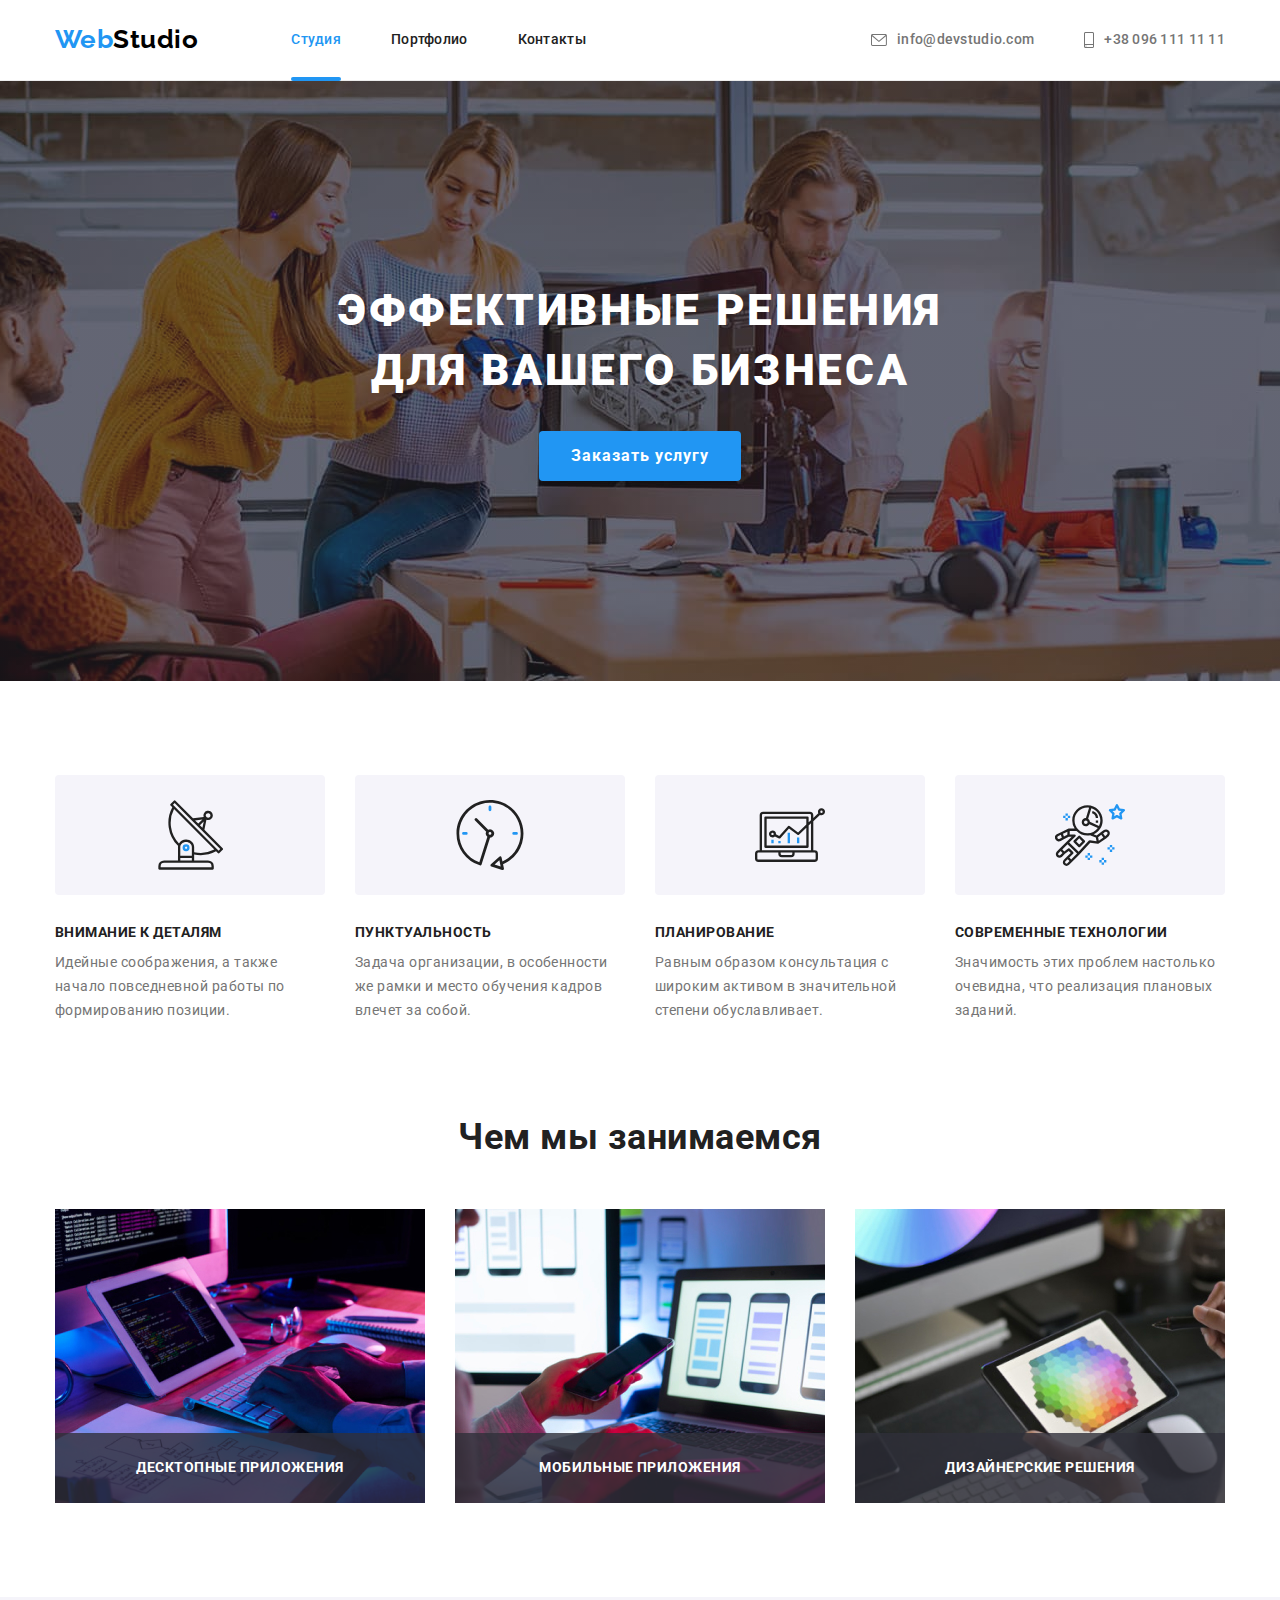
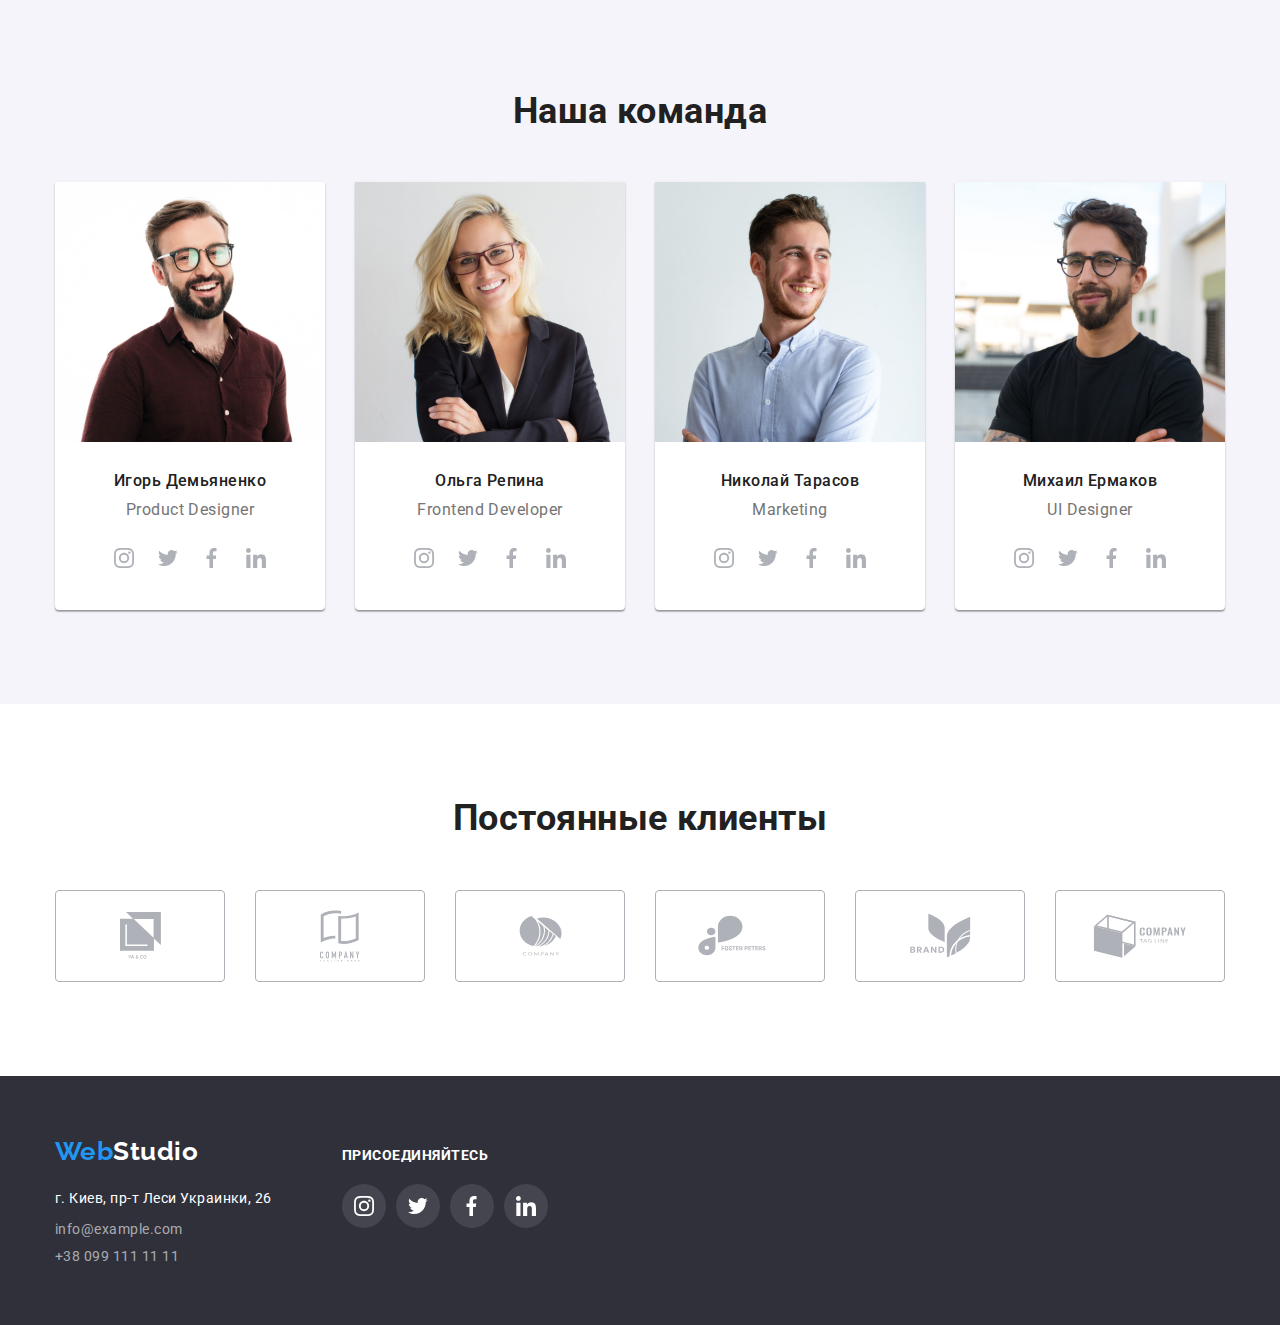
<file: index.html>
<!DOCTYPE html>
<html lang="ru">
  <head>
    <meta charset="UTF-8" />
    <meta http-equiv="X-UA-Compatible" content="IE=edge" />
    <meta name="viewport" content="width=device-width, initial-scale=1.0" />
    <title>Студия</title>
    <link rel="preconnect" href="https://fonts.googleapis.com" />
    <link rel="preconnect" href="https://fonts.gstatic.com" crossorigin />
    <link
      href="https://fonts.googleapis.com/css2?family=Raleway:wght@700&family=Roboto:wght@400;500;700;900&display=swap"
      rel="stylesheet"
    />
    <link
      rel="stylesheet"
      href="https://cdnjs.cloudflare.com/ajax/libs/modern-normalize/1.1.0/modern-normalize.min.css"
    />
    <link rel="stylesheet" href="./css/styles.css" />
  </head>

  <body>
    <header class="header">
      <div class="container main-nav">
        <nav class="header-nav">
          <a lang="en" href="https://goit.ua/" class="header-logo link"
            >Web<span class="header-studio">Studio</span></a
          >
          <ul class="header-list list">
            <li class="header-item">
              <a href="./index.html" class="header-link link current">Студия</a>
            </li>
            <li class="header-item">
              <a href="./portfolio.html" class="header-link link">Портфолио</a>
            </li>
            <li class="header-item"><a href="" class="header-link link">Контакты</a></li>
          </ul>
        </nav>

        <ul class="header-contacts-list list">
          <li class="header-contacts-item">
            <a href="mailto:info@devstudio.com" class="header-contacts-link link">
              <svg class="header-icons" width="16" height="12">
                <use href="./images/icons.svg#mail"></use>
              </svg>
              info@devstudio.com</a
            >
          </li>
          <li class="header-contacts-item">
            <a href="tel:+380961111111" class="header-contacts-link link">
              <svg class="header-icons" width="10" height="16">
                <use href="./images/icons.svg#smartphone"></use>
              </svg>
              +38 096 111 11 11</a
            >
          </li>
        </ul>
      </div>
    </header>

    <main>
      <section class="hero overlay">
        <div class="container">
          <h1 class="hero-title">Эффективные решения для вашего бизнеса</h1>
          <button data-modal-open type="button" class="hero-button">Заказать услугу</button>
        </div>
      </section>

      <section class="qualities section">
        <div class="container">
          <h2 class="visually-hidden">Особенности</h2>
          <ul class="qualities-list list">
            <li class="qualities-item">
              <div class="qualities-icons-bg">
                <svg width="65" height="70">
                  <use href="./images/icons.svg#antenna"></use>
                </svg>
              </div>
              <h3 class="qualities-title">Внимание к деталям</h3>
              <p class="qualities-description">
                Идейные соображения, а также начало повседневной работы по формированию позиции.
              </p>
            </li>
            <li class="qualities-item">
              <div class="qualities-icons-bg">
                <svg class="qualities-icons">
                  <use href="./images/icons.svg#clock"></use>
                </svg>
              </div>
              <h3 class="qualities-title">Пунктуальность</h3>
              <p class="qualities-description">
                Задача организации, в особенности же рамки и место обучения кадров влечет за собой.
              </p>
            </li>
            <li class="qualities-item">
              <div class="qualities-icons-bg">
                <svg class="qualities-icons">
                  <use href="./images/icons.svg#diagram"></use>
                </svg>
              </div>
              <h3 class="qualities-title">Планирование</h3>
              <p class="qualities-description">
                Равным образом консультация с широким активом в значительной степени обуславливает.
              </p>
            </li>
            <li class="qualities-item">
              <div class="qualities-icons-bg">
                <svg class="qualities-icons">
                  <use href="./images/icons.svg#astronaut"></use>
                </svg>
              </div>
              <h3 class="qualities-title">Современные технологии</h3>
              <p class="qualities-description">
                Значимость этих проблем настолько очевидна, что реализация плановых заданий.
              </p>
            </li>
          </ul>
        </div>
      </section>

      <section class="skills section">
        <div class="container">
          <h2 class="skills-title secondary-title">Чем мы занимаемся</h2>
          <ul class="skills-list list">
            <li class="skills-item">
              <img src="./images/box1.jpg" alt="Coding" width="370" />
              <p class="skills-description">Десктопные приложения</p>
            </li>
            <li class="skills-item">
              <img src="./images/box2.jpg" alt="Compatibility" width="370" />
              <p class="skills-description">Мобильные приложения</p>
            </li>
            <li class="skills-item">
              <img src="./images/box3.jpg" alt="Design" width="370" />
              <p class="skills-description">Дизайнерские решения</p>
            </li>
          </ul>
        </div>
      </section>

      <section class="team section">
        <div class="container">
          <h2 class="team-title secondary-title">Наша команда</h2>
          <ul class="team-list list">
            <li class="team-item">
              <img src="./images/team_member1.jpg" alt="Игорь Демьяненко" width="270" />
              <div class="team-member-card">
                <h3 class="team-member-title">Игорь Демьяненко</h3>
                <p lang="en" class="team-member-position">Product Designer</p>
                <ul class="team-member-socials-list list flex">
                <li class="team-member-socials-item">
                  <a class="link flex" href="">
                    <svg class="team-member-socials-icon">
                      <use href="./images/icons.svg#instagram"></use>
                    </svg>
                  </a>
                </li>
                <li class="team-member-socials-item">
                  <a class="link flex" href="">
                    <svg class="team-member-socials-icon">
                      <use href="./images/icons.svg#twitter">
                    </svg>
                  </a>
                </li>
                <li class="team-member-socials-item">
                  <a class="link flex" href="">
                    <svg class="team-member-socials-icon">
                      <use href="./images/icons.svg#facebook"></use>
                    </svg>
                  </a>
                </li>
                <li class="team-member-socials-item">
                  <a class="link flex" href="">
                    <svg class="team-member-socials-icon">
                      <use href="./images/icons.svg#linkedin"></use>
                    </svg>
                  </a>
                </li>
              </ul>
              </div>
            </li>
            <li class="team-item">
              <img src="./images/team_member2.jpg" alt="Ольга Репина" width="270" />
              <div class="team-member-card">
                <h3 class="team-member-title">Ольга Репина</h3>
                <p lang="en" class="team-member-position">Frontend Developer</p>
                <ul class="team-member-socials-list list flex">
                <li class="team-member-socials-item">
                  <a class="link flex" href="">
                    <svg class="team-member-socials-icon">
                      <use href="./images/icons.svg#instagram"></use>
                    </svg>
                  </a>
                </li>
                <li class="team-member-socials-item">
                  <a class="link flex" href="">
                    <svg class="team-member-socials-icon">
                      <use href="./images/icons.svg#twitter">
                    </svg>
                  </a>
                </li>
                <li class="team-member-socials-item">
                  <a class="link flex" href="">
                    <svg class="team-member-socials-icon">
                      <use href="./images/icons.svg#facebook"></use>
                    </svg>
                  </a>
                </li>
                <li class="team-member-socials-item">
                  <a class="link flex" href="">
                    <svg class="team-member-socials-icon">
                      <use href="./images/icons.svg#linkedin"></use>
                    </svg>
                  </a>
                </li>
              </ul>
              </div>
            </li>
            <li class="team-item">
              <img src="./images/team_member3.jpg" alt="Николай Тарасов" width="270" />
              <div class="team-member-card">
                <h3 class="team-member-title">Николай Тарасов</h3>
                <p lang="en" class="team-member-position">Marketing</p>
                <ul class="team-member-socials-list list flex">
                <li class="team-member-socials-item">
                  <a class="link flex" href="">
                    <svg class="team-member-socials-icon">
                      <use href="./images/icons.svg#instagram"></use>
                    </svg>
                  </a>
                </li>
                <li class="team-member-socials-item">
                  <a class="link flex" href="">
                    <svg class="team-member-socials-icon">
                      <use href="./images/icons.svg#twitter">
                    </svg>
                  </a>
                </li>
                <li class="team-member-socials-item">
                  <a class="link flex" href="">
                    <svg class="team-member-socials-icon">
                      <use href="./images/icons.svg#facebook"></use>
                    </svg>
                  </a>
                </li>
                <li class="team-member-socials-item">
                  <a class="link flex" href="">
                    <svg class="team-member-socials-icon">
                      <use href="./images/icons.svg#linkedin"></use>
                    </svg>
                  </a>
                </li>
              </ul>
              </div>
            </li>
            <li class="team-item">
              <img src="./images/team_member4.jpg" alt="Михаил Ермаков" width="270" />
              <div class="team-member-card">
                <h3 class="team-member-title">Михаил Ермаков</h3>
                <p lang="en" class="team-member-position">UI Designer</p>
                <ul class="team-member-socials-list list flex">
                <li class="team-member-socials-item">
                  <a class="link flex" href="">
                    <svg class="team-member-socials-icon">
                      <use href="./images/icons.svg#instagram"></use>
                    </svg>
                  </a>
                </li>
                <li class="team-member-socials-item">
                  <a class="link flex" href="">
                    <svg class="team-member-socials-icon">
                      <use href="./images/icons.svg#twitter">
                    </svg>
                  </a>
                </li>
                <li class="team-member-socials-item">
                  <a class="link flex" href="">
                    <svg class="team-member-socials-icon">
                      <use href="./images/icons.svg#facebook"></use>
                    </svg>
                  </a>
                </li>
                <li class="team-member-socials-item">
                  <a class="link flex" href="">
                    <svg class="team-member-socials-icon">
                      <use href="./images/icons.svg#linkedin"></use>
                    </svg>
                  </a>
                </li>
              </ul>
              </div>
            </li>
          </ul>
        </div>
      </section>

      <section class="clients section container">
        <h2 class="clients-title secondary-title">Постоянные клиенты</h2>
        <ul class="clients-list list flex">
          <li class="clients-list-item flex">
            <a class="link flex" href="">
              <svg class="clients-icon" width="41" height="47">
                <use href="./images/icons.svg#company1"></use>
              </svg>
            </a>
          </li>
          <li class="clients-list-item li">
            <a class="link flex" href="">
              <svg class="clients-icon" width="40" height="52">
                <use href="./images/icons.svg#company2"></use>
              </svg>
            </a>
          </li>
          <li class="clients-list-item">
            <a class="link flex" href="">
              <svg class="clients-icon" width="43" height="41">
                <use href="./images/icons.svg#company3"></use>
              </svg>
            </a>
          </li>
          <li class="clients-list-item">
            <a class="link flex" href="">
              <svg class="clients-icon" width="84" height="41">
                <use href="./images/icons.svg#company4"></use>
              </svg>
            </a>
          </li>
          <li class="clients-list-item">
            <a class="link flex" href="">
              <svg class="clients-icon" width="63" height="45">
                <use href="./images/icons.svg#company5"></use>
              </svg>
            </a>
          </li>
          <li class="clients-list-item">
            <a class="link flex" href="">
              <svg class="clients-icon" width="94" height="44">
                <use href="./images/icons.svg#company6"></use>
              </svg>
            </a>
          </li>
        </ul>
      </section>
    </main>

    <footer class="footer">
      <div class="container flex">
        <div class="footer-contacts">
          <a lang="en" href="https://goit.ua/" class="footer-logo link"
            >Web<span class="footer-studio">Studio</span>
          </a>
          <address>
            <ul class="footer-list list">
              <li class="footer-item">
                <a href="https://goo.gl/maps/9kLPgh8DZqMoMKWZ7" class="footer-street-link link"
                  >г. Киев, пр-т Леси Украинки, 26</a
                >
              </li>
              <li class="footer-item">
                <a href="mailto:info@example.com" class="footer-contacts-link link"
                  >info@example.com</a
                >
              </li>
              <li class="footer-item">
                <a href="tel:+380991111111" class="footer-contacts-link link">+38 099 111 11 11</a>
              </li>
            </ul>
          </address>
        </div>

        <div class="social-links">
          <h3 class="social-links-title">присоединяйтесь</h3>
          <ul class="social-links-list list flex">
            <li class="social-links-item">
              <a class="link flex" href="">
                <svg class="social-links-icon">
                  <use href="./images/icons.svg#instagram"></use>
                </svg>
              </a>
            </li>
            <li class="social-links-item">
              <a class="link flex" href="">
                <svg class="social-links-icon">
                  <use href="./images/icons.svg#twitter"></use>
                </svg>
              </a>
            </li>
            <li class="social-links-item">
              <a class="link flex" href="">
                <svg class="social-links-icon">
                  <use href="./images/icons.svg#facebook"></use>
                </svg>
              </a>
            </li>
            <li class="social-links-item">
              <a class="link flex" href="">
                <svg class="social-links-icon">
                  <use href="./images/icons.svg#linkedin"></use>
                </svg>
              </a>
            </li>
          </ul>
        </div>
      </div>
    </footer>
    <div class="backdrop is-hidden" data-modal>
      <div class="modal">
        <button data-modal-close type="button" class="modal-btn flex">
          <svg class="modal-icon flex" width="11" height="11">
            <use href="./images/icons.svg#close"></use>
          </svg>
        </button>
      </div>
    </div>
    <script src="./js/modal.js"></script>
  </body>
</html>
</file>
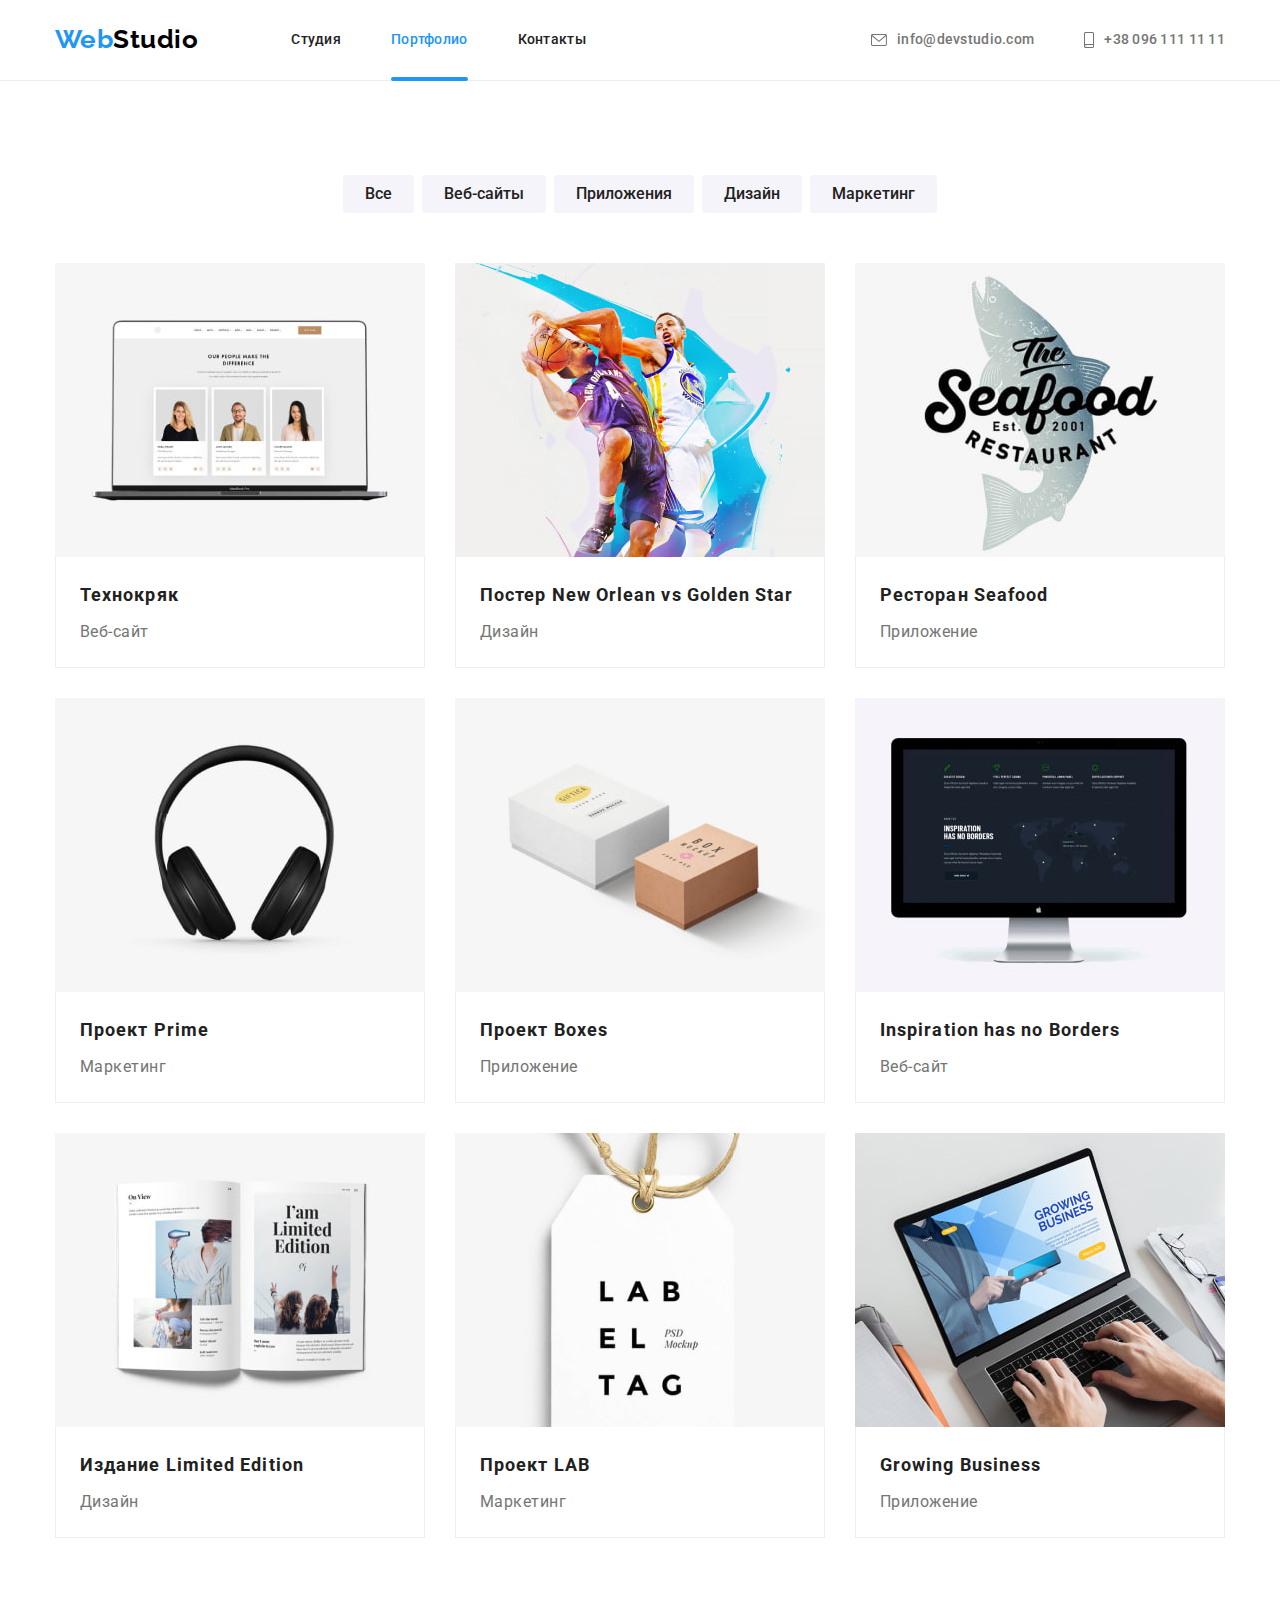
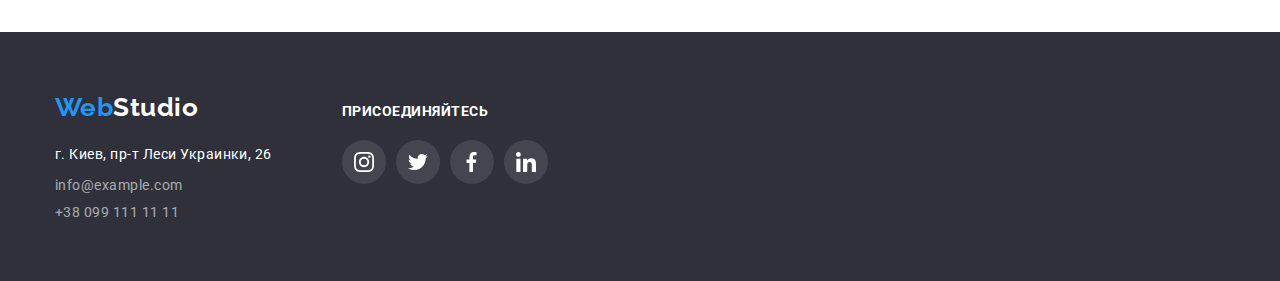
<file: portfolio.html>
<!DOCTYPE html>
<html lang="ru">
  <head>
    <meta charset="UTF-8" />
    <meta http-equiv="X-UA-Compatible" content="IE=edge" />
    <meta name="viewport" content="width=device-width, initial-scale=1.0" />
    <title>Портфолио</title>
    <link rel="preconnect" href="https://fonts.googleapis.com" />
    <link rel="preconnect" href="https://fonts.gstatic.com" crossorigin />
    <link
      href="https://fonts.googleapis.com/css2?family=Raleway:wght@700&family=Roboto:wght@400;500;700;900&display=swap"
      rel="stylesheet"
    />
    <link
      rel="stylesheet"
      href="https://cdnjs.cloudflare.com/ajax/libs/modern-normalize/1.1.0/modern-normalize.min.css"
    />
    <link rel="stylesheet" href="./css/styles.css" />
  </head>

  <body>
    <header class="header">
      <div class="container main-nav">
        <nav class="header-nav">
          <a lang="en" href="https://goit.ua/" class="header-logo link"
            >Web<span class="header-studio">Studio</span></a
          >
          <ul class="header-list list">
            <li class="header-item"><a href="./index.html" class="header-link link">Студия</a></li>
            <li class="header-item">
              <a href="./portfolio.html" class="header-link link current">Портфолио</a>
            </li>
            <li class="header-item"><a href="" class="header-link link">Контакты</a></li>
          </ul>
        </nav>

        <ul class="header-contacts-list list">
          <li class="header-contacts-item">
            <a href="mailto:info@devstudio.com" class="header-contacts-link link">
              <svg class="header-icons" width="16" height="12">
                <use href="./images/icons.svg#mail"></use>
              </svg>
              info@devstudio.com</a
            >
          </li>
          <li class="header-contacts-item">
            <a href="tel:+380961111111" class="header-contacts-link link">
              <svg class="header-icons" width="10" height="16">
                <use href="./images/icons.svg#smartphone"></use>
              </svg>
              +38 096 111 11 11</a
            >
          </li>
        </ul>
      </div>
    </header>

    <main>
      <section class="projects section">
        <div class="container">
          <ul class="filters-list list">
            <li class="filters-item"><button type="button" class="filter-button">Все</button></li>
            <li class="filters-item">
              <button type="button" class="filter-button">Веб-сайты</button>
            </li>
            <li class="filters-item">
              <button type="button" class="filter-button">Приложения</button>
            </li>
            <li class="filters-item">
              <button type="button" class="filter-button">Дизайн</button>
            </li>
            <li class="filters-item">
              <button type="button" class="filter-button">Маркетинг</button>
            </li>
          </ul>
        </div>

        <div class="container">
          <ul class="projects-list list">
            <li class="projects-item">
              <a href="" class="projects-link link">
                <div class="projects-description">
                  <img src="./images/techno-crack.jpg" alt="Технокряк" width="370" />
                  <div class="projects-overlay">
                    <p class="projects-text">
                      Технокряк это современная площадка распространения коронавируса. Компании
                      используют эту платформу для цифрового шпионажа и атак на защищённые сервера
                      конкурентов.
                    </p>
                  </div>
                </div>
                <div class="projects-card">
                  <h3 class="projects-title">Технокряк</h3>
                  <p class="projects-category">Веб-сайт</p>
                </div>
              </a>
            </li>
            <li class="projects-item">
              <a href="" class="projects-link link">
                <div class="projects-description">
                  <img
                    src="./images/poster-no-vs-gs.jpg"
                    alt="Постер New Orlean vs Golden Star"
                    width="370"
                  />
                  <div class="projects-overlay">
                    <p class="projects-text">
                      Мы уже все сделали за вас! Просто пришлите нам фото, и мы изготовим для вас
                      плакат высокого качества, точно такой же, как на нашем сайте или в каталоге
                      выше.
                    </p>
                  </div>
                </div>
                <div class="projects-card">
                  <h3 class="projects-title">Постер New Orlean vs Golden Star</h3>
                  <p class="projects-category">Дизайн</p>
                </div>
              </a>
            </li>
            <li class="projects-item">
              <a href="" class="projects-link link">
                <div class="projects-description">
                  <img src="./images/seafood-restaurant.jpg" alt="Ресторан Seafood" width="370" />
                  <div class="projects-overlay">
                    <p class="projects-text">
                      Приложение Ресторан Seafood предлагает пользователям быстрый и удобный доступ
                      к меню и товарам. Наслаждайтесь любимыми блюдами и напитками в Вашем любимом
                      ресторане.
                    </p>
                  </div>
                </div>
                <div class="projects-card">
                  <h3 class="projects-title">Ресторан Seafood</h3>
                  <p class="projects-category">Приложение</p>
                </div>
              </a>
            </li>
            <li class="projects-item">
              <a href="" class="projects-link link">
                <div class="projects-description">
                  <img src="./images/project-prime.jpg" alt="Проект Prime" width="370" />
                  <div class="projects-overlay">
                    <p class="projects-text">
                      Проект Prime - это новый проект компании «Prime Music Group» направленный на
                      поддержку музыкантов, которые стремятся быть ближе к слушателю и развивать
                      музыку в Украине.
                    </p>
                  </div>
                </div>
                <div class="projects-card">
                  <h3 class="projects-title">Проект Prime</h3>
                  <p class="projects-category">Маркетинг</p>
                </div>
              </a>
            </li>
            <li class="projects-item">
              <a href="" class="projects-link link">
                <div class="projects-description">
                  <img src="./images/project-boxes.jpg" alt="Проект Boxes" width="370" />
                  <div class="projects-overlay">
                    <p class="projects-text">
                      Проект Boxes был создан в 2016 году, и с тех пор он разрабатывает
                      высококачественные картонные коробки с уникальным дизайном.
                    </p>
                  </div>
                </div>
                <div class="projects-card">
                  <h3 class="projects-title">Проект Boxes</h3>
                  <p class="projects-category">Приложение</p>
                </div>
              </a>
            </li>
            <li class="projects-item">
              <a href="" class="projects-link link">
                <div class="projects-description">
                  <img
                    src="./images/inspiration-has-no-borders.jpg"
                    alt="Inspiration has no Borders"
                    width="370"
                  />
                  <div class="projects-overlay">
                    <p class="projects-text">
                      Inspiration has no Borders - Блог о дизайне, моде, интерьере и стиле.
                    </p>
                  </div>
                </div>
                <div class="projects-card">
                  <h3 lang="en" class="projects-title">Inspiration has no Borders</h3>
                  <p class="projects-category">Веб-сайт</p>
                </div>
              </a>
            </li>
            <li class="projects-item">
              <a href="" class="projects-link link">
                <div class="projects-description">
                  <img
                    src="./images/limited-edition.jpg"
                    alt="Издание Limited Edition"
                    width="370"
                  />
                  <div class="projects-overlay">
                    <p class="projects-text">
                      Дизайн журнала был разработан в сотрудничестве с известным американским
                      графическим дизайнером и художником Джеймсом Пагноксом.
                    </p>
                  </div>
                </div>
                <div class="projects-card">
                  <h3 class="projects-title">Издание Limited Edition</h3>
                  <p class="projects-category">Дизайн</p>
                </div>
              </a>
            </li>
            <li class="projects-item">
              <a href="" class="projects-link link">
                <div class="projects-description">
                  <img src="./images/project-lab.jpg" alt="Проект LAB" width="370" />
                  <div class="projects-overlay">
                    <p class="projects-text">
                      Проект LAB - дизайн бирок для одежды и обуви. Все используемые материалы на
                      100% натуральные, без каких либо добавок.
                    </p>
                  </div>
                </div>
                <div class="projects-card">
                  <h3 class="projects-title">Проект LAB</h3>
                  <p class="projects-category">Маркетинг</p>
                </div>
              </a>
            </li>
            <li class="projects-item">
              <a href="" class="projects-link link">
                <div class="projects-description">
                  <img src="./images/growing-business.jpg" alt="Growing Business" width="370" />
                  <div class="projects-overlay">
                    <p class="projects-text">
                      Приложение, с помощью которого можно управлять своим бизнесом через мобильное
                      устройство или ПК.
                    </p>
                  </div>
                </div>
                <div class="projects-card">
                  <h3 class="projects-title">Growing Business</h3>
                  <p class="projects-category">Приложение</p>
                </div>
              </a>
            </li>
          </ul>
        </div>
      </section>
    </main>

    <footer class="footer">
      <div class="container flex">
        <div class="footer-contacts">
          <a lang="en" href="https://goit.ua/" class="footer-logo link"
            >Web<span class="footer-studio">Studio</span>
          </a>
          <address>
            <ul class="footer-list list">
              <li class="footer-item">
                <a href="https://goo.gl/maps/9kLPgh8DZqMoMKWZ7" class="footer-street-link link"
                  >г. Киев, пр-т Леси Украинки, 26</a
                >
              </li>
              <li class="footer-item">
                <a href="mailto:info@example.com" class="footer-contacts-link link"
                  >info@example.com</a
                >
              </li>
              <li class="footer-item">
                <a href="tel:+380991111111" class="footer-contacts-link link">+38 099 111 11 11</a>
              </li>
            </ul>
          </address>
        </div>

        <div class="social-links">
          <h3 class="social-links-title">присоединяйтесь</h3>
          <ul class="social-links-list list flex">
            <li class="social-links-item">
              <a class="link flex" href="">
                <svg class="social-links-icon">
                  <use href="./images/icons.svg#instagram"></use>
                </svg>
              </a>
            </li>
            <li class="social-links-item">
              <a class="link flex" href="">
                <svg class="social-links-icon">
                  <use href="./images/icons.svg#twitter"></use>
                </svg>
              </a>
            </li>
            <li class="social-links-item">
              <a class="link flex" href="">
                <svg class="social-links-icon">
                  <use href="./images/icons.svg#facebook"></use>
                </svg>
              </a>
            </li>
            <li class="social-links-item">
              <a class="link flex" href="">
                <svg class="social-links-icon">
                  <use href="./images/icons.svg#linkedin"></use>
                </svg>
              </a>
            </li>
          </ul>
        </div>
      </div>
    </footer>
  </body>
</html>
</file>
<file: css/styles.css>
:root {
  --primary-title-color: #ffffff;
  --secondary-title-color: #212121;
  --primary-text-color: #757575;
  --secondary-text-color: #212121;
  --accent-color: #2196f3;
  --header-text-color: #212121;
  --header-contacts-color: #757575;
}

/*-------------BODY-------------*/

h1,
h2,
h3,
h4,
h5,
h6,
ul,
p {
  margin: 0;
  padding: 0;
}

body {
  font-family: 'Roboto', sans-serif;
  letter-spacing: 0.03em;
  color: #ffffff;
}

.container {
  width: 1200px;
  padding-right: 15px;
  padding-left: 15px;
  margin: auto;
}

.visually-hidden {
  position: absolute;
  width: 1px;
  height: 1px;
  margin: -1px;
  padding: 0;
  overflow: hidden;
  border: 0;
  clip: rect(0 0 0 0);
}

.link {
  text-decoration: none;
}

.list {
  list-style: none;
}

.secondary-title {
  margin-bottom: 50px;

  font-weight: 700;
  font-size: 36px;
  line-height: 1.16;
  text-align: center;
  color: var(--secondary-title-color);
}

.flex {
  display: flex;
}

img {
  display: block;
}

/*-------------HEADER-------------*/

.header {
  border-bottom: 1px solid #ececec;
}

.main-nav {
  display: flex;
  align-items: center;
}

.header-nav {
  display: flex;
  align-items: center;
}

.header-list {
  display: flex;
  margin-left: 93px;
}

.header-list .header-item + .header-item {
  margin-left: 50px;
}

.header-logo {
  padding-top: 24px;
  padding-bottom: 25px;

  font-family: Raleway;
  font-weight: 700;
  font-size: 26px;
  line-height: 1.19;
  color: var(--accent-color);
}

.header-studio {
  color: #000000;
}

.header-link {
  position: relative;
  padding-top: 32px;
  padding-bottom: 32px;
  display: block;

  font-weight: 500;
  font-size: 14px;
  line-height: 1.14;
  letter-spacing: 0.02em;
  color: var(--header-text-color);

  transition: color 250ms cubic-bezier(0.4, 0, 0.2, 1);
}

.current::after {
  content: '';
  display: block;
  position: absolute;
  width: 100%;
  height: 4px;
  left: 0;
  bottom: -1px;

  background-color: var(--accent-color);
  border-radius: 2px;
}

.header-link:hover,
.header-link:focus,
.current {
  color: var(--accent-color);
}

.header-contacts-list {
  display: flex;
  margin-left: auto;
}

.header-contacts-list .header-contacts-item + .header-contacts-item {
  margin-left: 50px;
}

.header-contacts-link {
  display: flex;
  padding-top: 32px;
  padding-bottom: 32px;
  align-items: center;

  font-weight: 500;
  font-size: 14px;
  line-height: 1.14;
  letter-spacing: 0.02em;
  color: var(--header-contacts-color);

  transition: color 250ms cubic-bezier(0.4, 0, 0.2, 1);
}

.header-contacts-link:hover,
.header-contacts-link:focus {
  color: var(--accent-color);
}

.header-icons {
  margin-right: 10px;
  fill: currentColor;
}

/*-------------HERO-------------*/

.hero {
  display: flex;
  justify-content: center;
  padding-top: 200px;
  padding-bottom: 200px;

  background: #2f303a;
}

.overlay {
  max-width: 1600px;
  height: 600px;
  margin-right: auto;
  margin-left: auto;

  background-image: linear-gradient(to bottom, rgba(47, 48, 58, 0.4), rgba(47, 48, 58, 0.4)),
    url('../images/overlay.jpg');
  background-repeat: no-repeat;
  background-position: center;
  background-size: cover;
}

.hero-title {
  margin-bottom: 30px;
  margin-left: auto;
  margin-right: auto;
  width: 696px;

  font-weight: 900;
  font-size: 44px;
  line-height: 1.36;
  text-align: center;
  letter-spacing: 0.06em;
  text-transform: uppercase;
  color: var(--primary-title-color);
}

.hero-button {
  min-width: 200px;
  padding: 10px 32px;
  margin: 0 auto;
  display: block;

  background: var(--accent-color);
  box-shadow: 0px 4px 4px rgba(0, 0, 0, 0.15);
  border-radius: 4px;
  border: none;
  cursor: pointer;

  font-family: inherit;
  font-weight: 700;
  font-size: 16px;
  line-height: 1.88;
  text-align: center;
  letter-spacing: 0.06em;
  color: #ffffff;

  transition: background-color 250ms cubic-bezier(0.4, 0, 0.2, 1);
}

.hero-button:hover,
.hero-button:focus {
  background-color: #188ce8;
}

/*-------------MAIN-------------*/

.section {
  padding-top: 94px;
  padding-bottom: 94px;
}

/*-------------QUALITIES-------------*/

.qualities {
  padding-bottom: 0;
}

.qualities-list {
  display: flex;
  flex-wrap: row;
  margin-left: -30px;
}

.qualities-item {
  flex-basis: calc(100% / 4 - 30px);
  margin-left: 30px;
}

.qualities-icons-bg {
  display: flex;
  align-items: center;
  justify-content: center;
  height: 120px;
  margin-bottom: 30px;

  background: #f5f4fa;
  border-radius: 4px;
}

.qualities-icons {
  width: 70px;
  height: 70px;
}

.qualities-title {
  margin-bottom: 10px;

  font-weight: 700;
  font-size: 14px;
  line-height: 1.14;
  text-transform: uppercase;
  color: var(--secondary-title-color);
}

.qualities-description {
  font-size: 14px;
  line-height: 1.71;
  color: var(--primary-text-color);
}

/*-------------SKILLS-------------*/

.skills-list {
  display: flex;
  flex-wrap: wrap;
  margin-left: -30px;
}

.skills-item {
  position: relative;
  flex-basis: calc(100% / 3 - 30px);
  margin-left: 30px;
}

.skills-description {
  display: flex;
  align-items: center;
  justify-content: center;
  position: absolute;
  width: 100%;
  height: 70px;
  left: 0;
  bottom: 0;

  font-weight: 700;
  font-size: 14px;
  line-height: 1.14;
  text-transform: uppercase;
  color: #ffffff;
  background: rgba(47, 48, 58, 0.8);
}

/*-------------TEAM-------------*/

.team {
  background: #f5f4fa;
}

.team-list {
  display: flex;
  flex-wrap: wrap;
  margin-left: -30px;
}

.team-item {
  flex-basis: calc(100% / 4 - 30px);
  margin-left: 30px;

  background: #ffffff;
  box-shadow: 0px 1px 3px rgba(0, 0, 0, 0.12), 0px 1px 1px rgba(0, 0, 0, 0.14),
    0px 2px 1px rgba(0, 0, 0, 0.2);
  border-radius: 0px 0px 4px 4px;
}

.team-member-card {
  padding-top: 30px;
  padding-bottom: 30px;
}

.team-member-title {
  margin-bottom: 10px;

  font-weight: 500;
  font-size: 16px;
  line-height: 1.18;
  text-align: center;
  color: var(--secondary-title-color);
}

.team-member-position {
  margin-bottom: 16px;

  font-size: 16px;
  line-height: 1.18;
  text-align: center;
  color: var(--primary-text-color);
}

.team-member-socials-list {
  align-items: center;
  justify-content: center;
}

.team-member-socials-item a {
  width: 44px;
  height: 44px;
  align-items: center;
  justify-content: center;

  color: #afb1b8;
  border-radius: 50%;

  transition: color 250ms cubic-bezier(0.4, 0, 0.2, 1),
    background-color 250ms cubic-bezier(0.4, 0, 0.2, 1);
}

.team-member-socials-item a:hover,
.team-member-socials-item a:focus {
  color: white;
  background-color: var(--accent-color);
}

.team-member-socials-icon {
  width: 20px;
  height: 20px;

  fill: currentColor;
}

/*-------------CLIENTS-------------*/

.clients-list {
  flex-wrap: wrap;
  margin-left: -30px;
}

.clients-list-item {
  flex-basis: calc(100% / 6 - 30px);
  margin-left: 30px;
}

.clients-list-item a {
  width: 170px;
  height: 92px;
  align-items: center;
  justify-content: center;

  color: #afb1b8;
  border: 1px solid #afb1b8;
  border-radius: 4px;

  transition: color 250ms cubic-bezier(0.4, 0, 0.2, 1);
}

.clients-list-item a:hover,
.clients-list-item a:focus {
  color: var(--accent-color);
  border: 1px solid var(--accent-color);
}

.clients-icon {
  fill: currentColor;
}

/*-------------PORTFOLIO-------------*/

.filters-list {
  display: flex;
  justify-content: center;
  margin-bottom: 50px;
}

.filters-item:not(:last-child) {
  margin-right: 8px;
}

.filter-button {
  font-family: inherit;
  font-weight: 500;
  font-size: 16px;
  line-height: 1.62;
  text-align: center;
  color: var(--secondary-title-color);
  background-color: #f5f4fa;
  cursor: pointer;
  border-radius: 4px;
  border: none;
  padding: 6px 22px;

  transition: color 250ms cubic-bezier(0.4, 0, 0.2, 1),
    background-color 250ms cubic-bezier(0.4, 0, 0.2, 1),
    box-shadow 250ms cubic-bezier(0.4, 0, 0.2, 1);
}

.filter-button:hover,
.filter-button:focus {
  color: #ffffff;
  background-color: var(--accent-color);
  box-shadow: 0px 3px 1px rgba(0, 0, 0, 0.1), 0px 1px 2px rgba(0, 0, 0, 0.08),
    0px 2px 2px rgba(0, 0, 0, 0.12);
}

.projects-list {
  display: flex;
  flex-wrap: wrap;
  margin-left: -30px;
  margin-top: -30px;
}

.projects-item {
  flex-basis: calc(100% / 3 - 30px);
  margin-left: 30px;
  margin-top: 30px;
}

.projects-link {
  transition: box-shadow 250ms cubic-bezier(0.4, 0, 0.2, 1);
}

.projects-link:hover,
.projects-link:focus {
  display: block;
  box-sizing: border-box;
  box-shadow: 0px 1px 1px rgba(0, 0, 0, 0.12), 0px 4px 4px rgba(0, 0, 0, 0.06),
    1px 4px 6px rgba(0, 0, 0, 0.16);
}

.projects-description {
  position: relative;
  overflow: hidden;
}

.projects-overlay {
  position: absolute;
  top: 0;
  left: 0;
  height: 100%;
  width: 100%;
  transform: translateY(100%);
  transition: transform 250ms cubic-bezier(0.4, 0, 0.2, 1);

  background: rgba(33, 150, 243, 0.9);
}

.projects-link:hover .projects-overlay,
.projects-link:focus .projects-overlay {
  transform: translateY(0);
}

.projects-text {
  padding: 63px 24px;

  font-size: 18px;
  line-height: 1.56;
  letter-spacing: 0.03em;
  color: #ffffff;
}

.projects-card {
  padding: 20px 24px;

  border: 1px solid #eeeeee;
  border-width: 0 1px 1px 1px;
}

.projects-title {
  padding-bottom: 4px;

  font-weight: 700;
  font-size: 18px;
  line-height: 2;
  letter-spacing: 0.06em;
  color: var(--secondary-title-color);
}

.projects-category {
  font-size: 16px;
  line-height: 1.87;
  color: var(--primary-text-color);
}

/*-------------FOOTER-------------*/

.footer {
  background: #2f303a;
  padding-top: 60px;
  padding-bottom: 60px;
}

.footer-contacts {
  display: inline-block;
  margin-right: 70px;
}

.footer-logo {
  display: block;
  margin-bottom: 20px;

  font-family: Raleway;
  font-weight: 700;
  font-size: 26px;
  line-height: 1.19;
  color: var(--accent-color);
}

.footer-studio {
  color: #ffffff;
}

.footer-item:not(:last-child) {
  margin-bottom: 9px;
}

.footer-street-link {
  font-style: normal;
  font-size: 14px;
  line-height: 1.71;
  color: #ffffff;

  transition: color 250ms cubic-bezier(0.4, 0, 0.2, 1);
}

.footer-street-link:hover,
.footer-street-link:focus {
  color: var(--accent-color);
}

.footer-contacts-link {
  font-style: normal;
  font-size: 14px;
  line-height: 1.71px;
  color: rgba(255, 255, 255, 0.6);

  transition: color 250ms cubic-bezier(0.4, 0, 0.2, 1);
}

.footer-contacts-link:hover,
.footer-contacts-link:focus {
  color: var(--accent-color);
}

/*-------------SOCIAL LINKS-------------*/

.social-links {
  vertical-align: top;
  display: inline-block;
}

.social-links-title {
  margin-top: 12px;
  margin-bottom: 20px;

  font-weight: 700;
  font-size: 14px;
  line-height: 1.14;
  text-transform: uppercase;
  color: #ffffff;
}

.social-links-item:not(:last-child) {
  margin-right: 10px;
}

.social-links-item a {
  width: 44px;
  height: 44px;
  align-items: center;
  justify-content: center;

  background: rgba(255, 255, 255, 0.1);
  border-radius: 50%;

  transition: background-color 250ms cubic-bezier(0.4, 0, 0.2, 1);
}

.social-links-item a:hover,
.social-links-item a:focus {
  background: var(--accent-color);
}

.social-links-icon {
  width: 20px;
  height: 20px;

  fill: #ffffff;
}

/*-------------MODAL WINDOW-------------*/

.backdrop {
  position: fixed;
  top: 0;
  left: 0;
  transition: opacity 250ms cubic-bezier(0.4, 0, 0.2, 1);

  width: 100%;
  height: 100%;

  background: rgba(0, 0, 0, 0.2);
}

.backdrop.is-hidden {
  opacity: 0;
  pointer-events: none;
}

.modal {
  position: absolute;
  top: 50%;
  left: 50%;
  transform: translate(-50%, -50%);
  transition: transform 250ms cubic-bezier(0.4, 0, 0.2, 1);

  width: 528px;
  height: 581px;

  background: #ffffff;
  box-shadow: 0px 1px 3px rgba(0, 0, 0, 0.12), 0px 1px 1px rgba(0, 0, 0, 0.14),
    0px 2px 1px rgba(0, 0, 0, 0.2);
  border-radius: 4px;
}

.backdrop.is-hidden .modal {
  transform: translate(-50%, -50%) scale(0.5);
}

.modal-btn {
  margin-left: auto;
  margin-top: 8px;
  margin-right: 8px;
  align-items: center;
  justify-content: center;

  width: 30px;
  height: 30px;

  color: #000000;
  background: #ffffff;
  border: 1px solid rgba(0, 0, 0, 0.1);
  border-radius: 50%;
  cursor: pointer;
}

.modal-btn:hover,
.modal-btn:focus {
  color: var(--accent-color);
}

.modal-icon {
  fill: currentColor;
}
</file>
